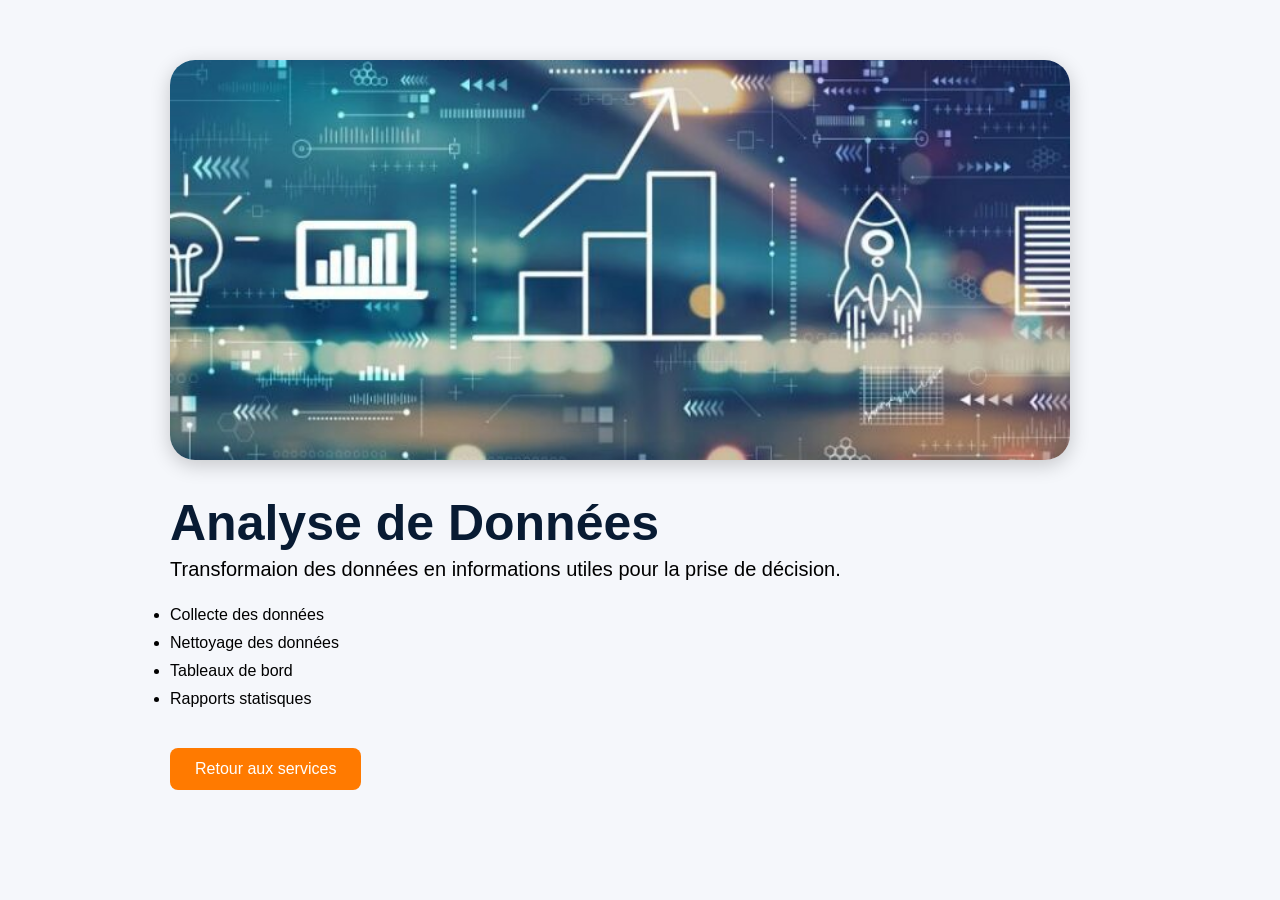
<file: analysedata.html>
<!doctype html>
<html lang="en">
  <head>
    <meta charset="UTF-8" />
    <meta name="viewport" content="width=device-width, initial-scale=1.0" />
    <title>Analyse de donnés</title>
    <link rel="stylesheet" href="style.css" />
  </head>
  <body>
    <section class="page-service">
      <img
        src="analyse.jpg"
        alt="Analyse de données"
        class="service-image"
      />
      <h1>Analyse de Données</h1>
      <p>
        Transformaion des données en informations utiles pour la prise de
        décision.
      </p>
      <ul>
        <li>Collecte des données</li>
        <li>Nettoyage des données</li>
        <li>Tableaux de bord</li>
        <li>Rapports statisques</li>
      </ul>
      <a href="services.html" class="btn-retour">Retour aux services</a>
    </section>
  </body>
</html>
</file>
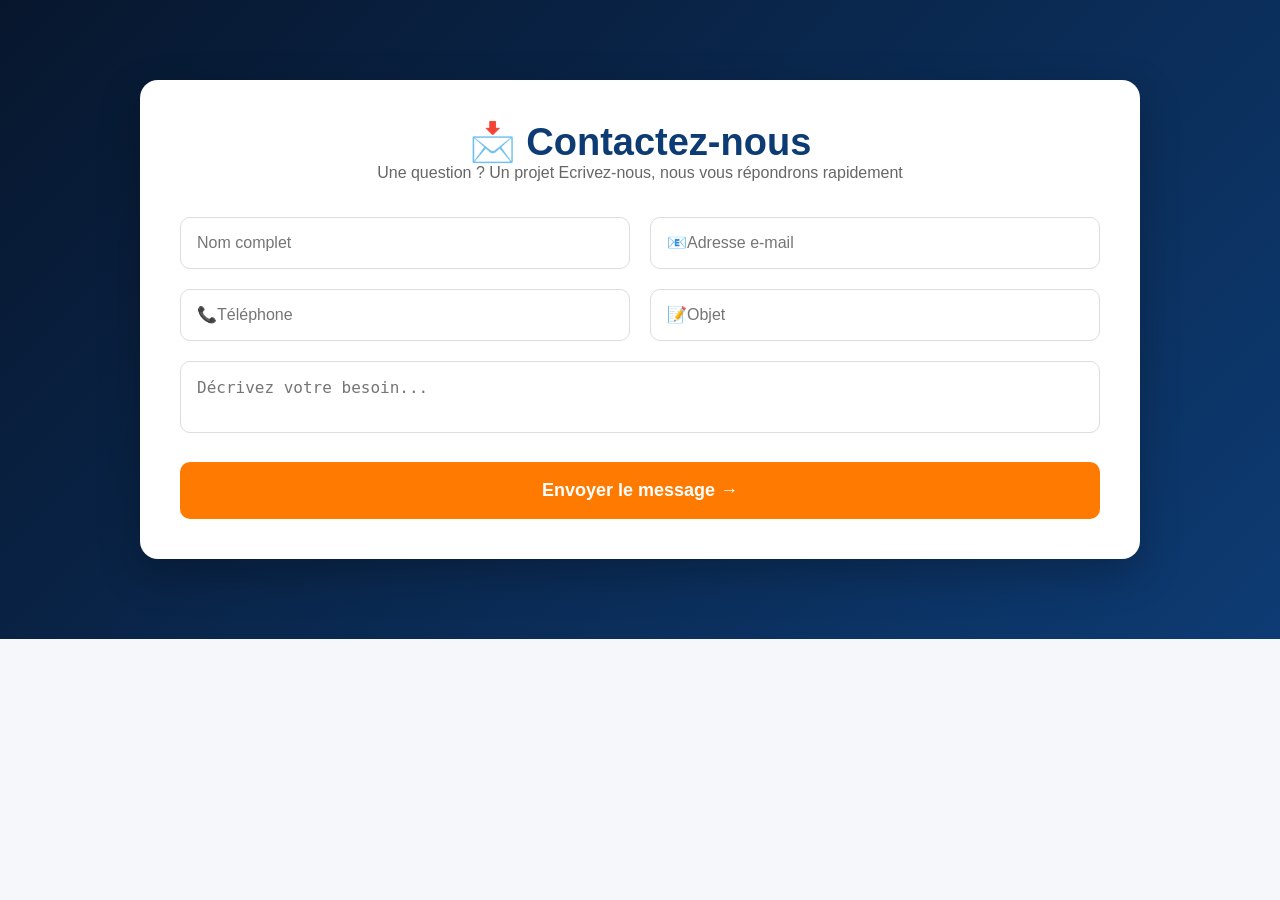
<file: contact.html>
<!doctype html>
<html lang="en">
  <head>
    <meta charset="UTF-8" />
    <meta name="viewport" content="width=device-width, initial-scale=1.0" />
    <title>Contact</title>
    <link rel="stylesheet" href="style.css" />
  </head>
  <body>
    <section class="contact">
      <div class="contact-box">
        <h2>📩 Contactez-nous</h2>
        <p>
          Une question ? Un projet Ecrivez-nous, nous vous répondrons rapidement
        </p>
        <form>
          <div class="row">
            <input type="text" placeholder="Nom complet" required />

            <input type="email" placeholder="📧Adresse e-mail" required />
          </div>

          <div class="row">
            <input type="tel" placeholder="📞Téléphone" />

            <input type="text" placeholder="📝Objet" />
          </div>

          <textarea placeholder="Décrivez votre besoin..." row="6."></textarea>

          <button type="submit">Envoyer le message →</button>
        </form>
      </div>
    </section>
  </body>
</html>
</file>
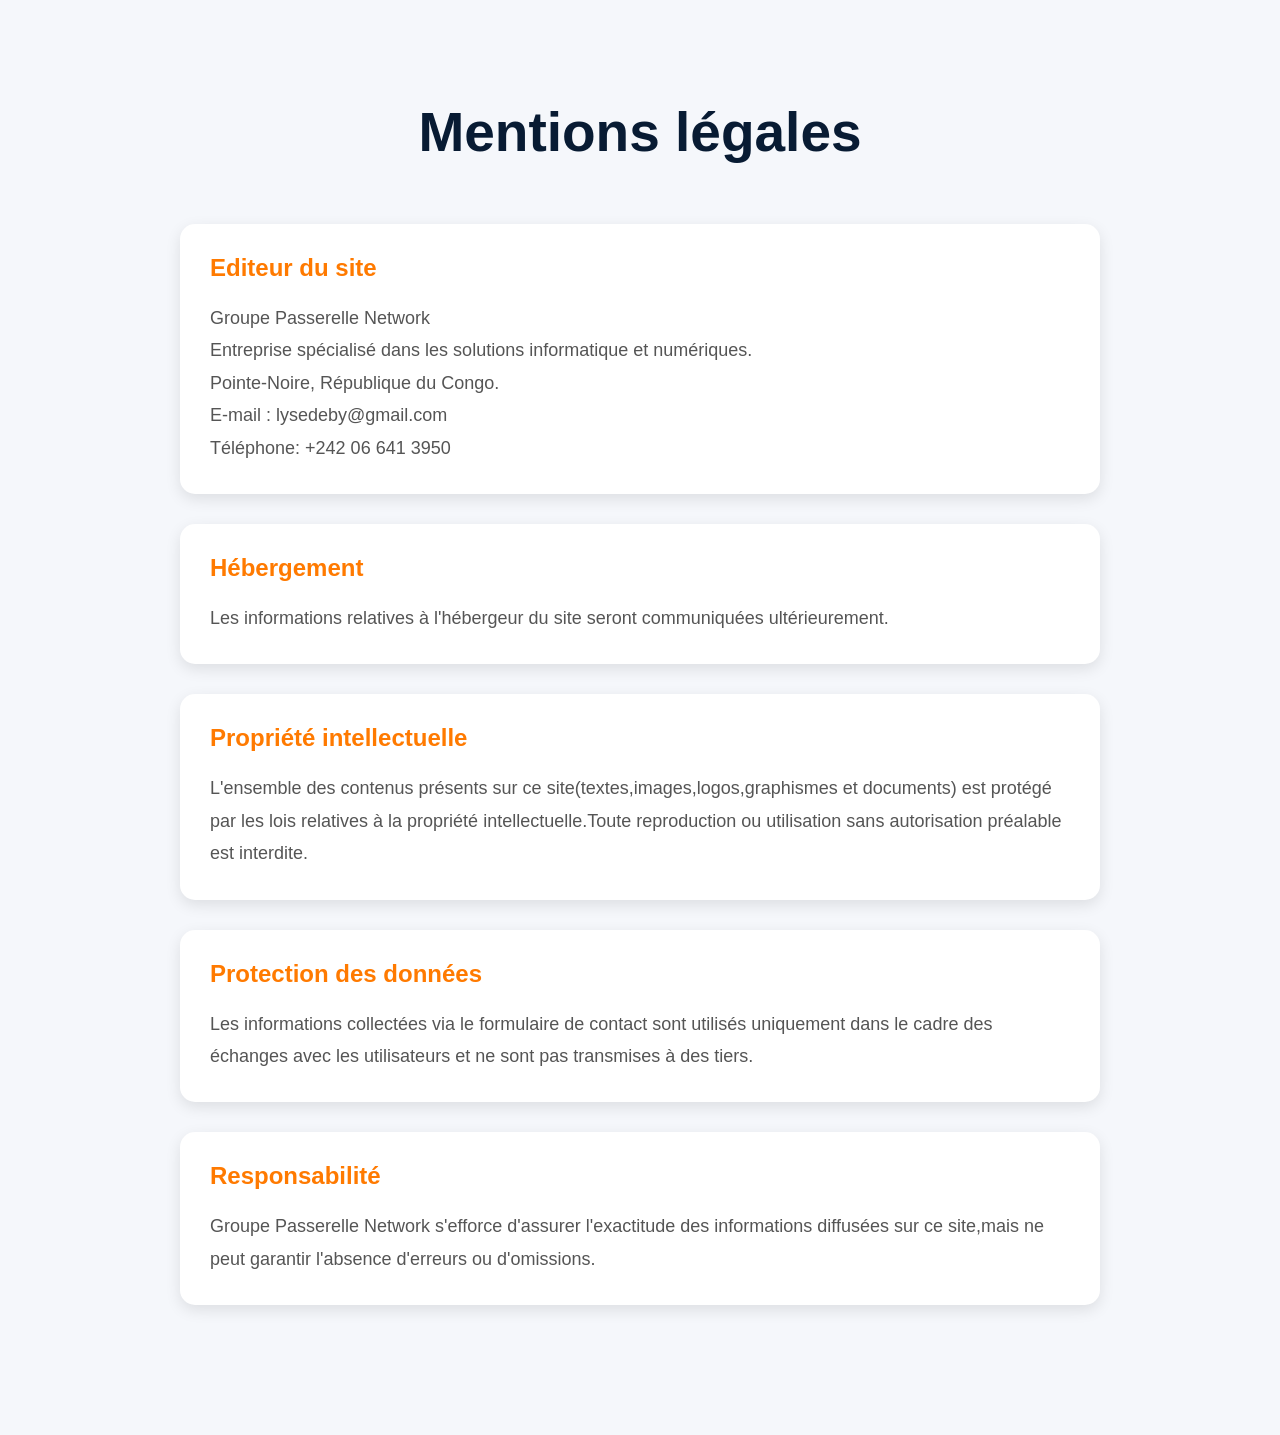
<file: mentions.html>
<!doctype html>
<html lang="en">
  <head>
    <meta charset="UTF-8" />
    <meta name="viewport" content="width=device-width, initial-scale=1.0" />
    <title>Mentions légales-Groupe Passerelle Network</title>
    <link rel="stylesheet" href="style.css" />
  </head>
  <body>
    <section class="mentions">
      <h1>Mentions légales</h1>
      <div class="bloc-mention">
        <h2>Editeur du site</h2>
        <p>
          Groupe Passerelle Network<br />
          Entreprise spécialisé dans les solutions informatique et
          numériques.<br />
          Pointe-Noire, République du Congo.<br />
          E-mail : lysedeby@gmail.com<br />
          Téléphone: +242 06 641 3950
        </p>
      </div>

      <div class="bloc-mention">
        <h2>Hébergement</h2>

        <p>
          Les informations relatives à l'hébergeur du site seront communiquées
          ultérieurement.
        </p>
      </div>

      <div class="bloc-mention">
        <h2>Propriété intellectuelle</h2>
        <p>
          L'ensemble des contenus présents sur ce
          site(textes,images,logos,graphismes et documents) est protégé par les
          lois relatives à la propriété intellectuelle.Toute reproduction ou
          utilisation sans autorisation préalable est interdite.
        </p>
      </div>

      <div class="bloc-mention">
        <h2>Protection des données</h2>

        <p>
          Les informations collectées via le formulaire de contact sont utilisés
          uniquement dans le cadre des échanges avec les utilisateurs et ne sont
          pas transmises à des tiers.
        </p>
      </div>

      <div class="bloc-mention">
        <h2>Responsabilité</h2>
        <p>
          Groupe Passerelle Network s'efforce d'assurer l'exactitude des
          informations diffusées sur ce site,mais ne peut garantir l'absence
          d'erreurs ou d'omissions.
        </p>
      </div>
    </section>
  </body>
</html>
</file>
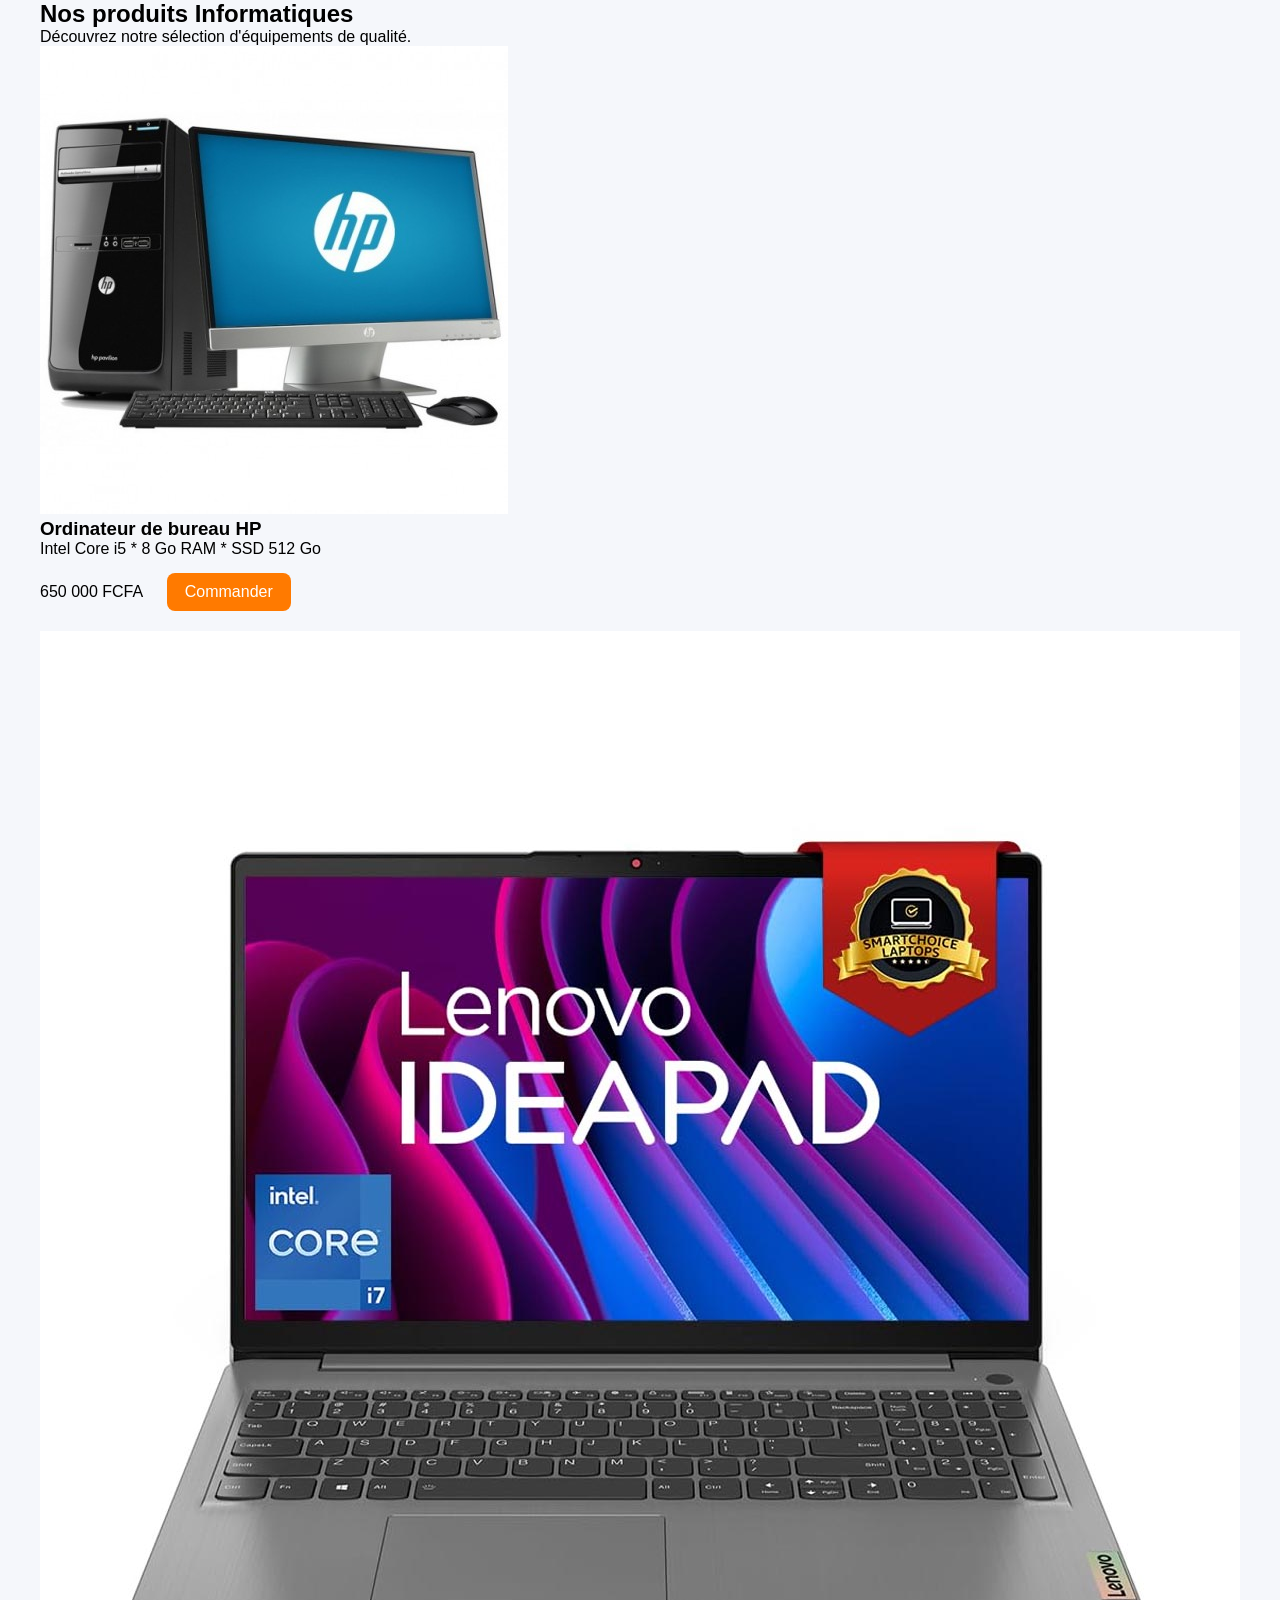
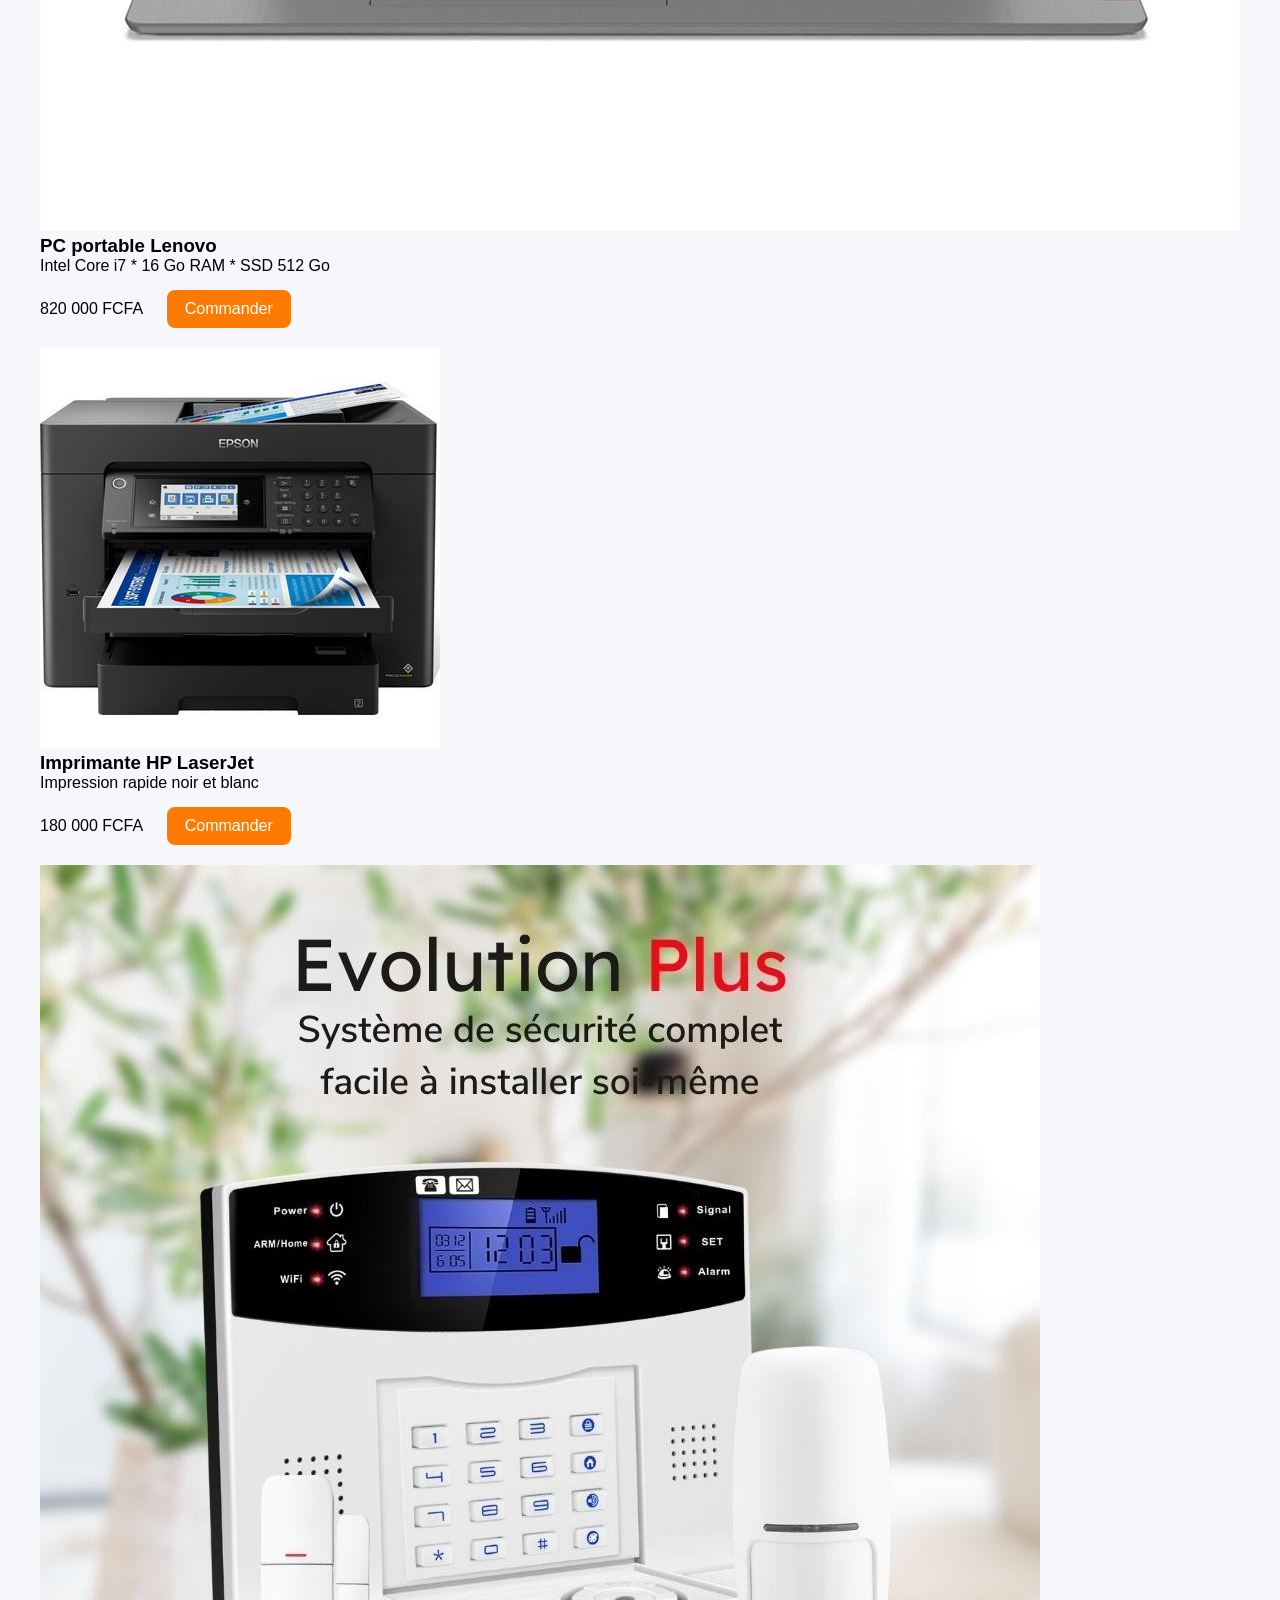
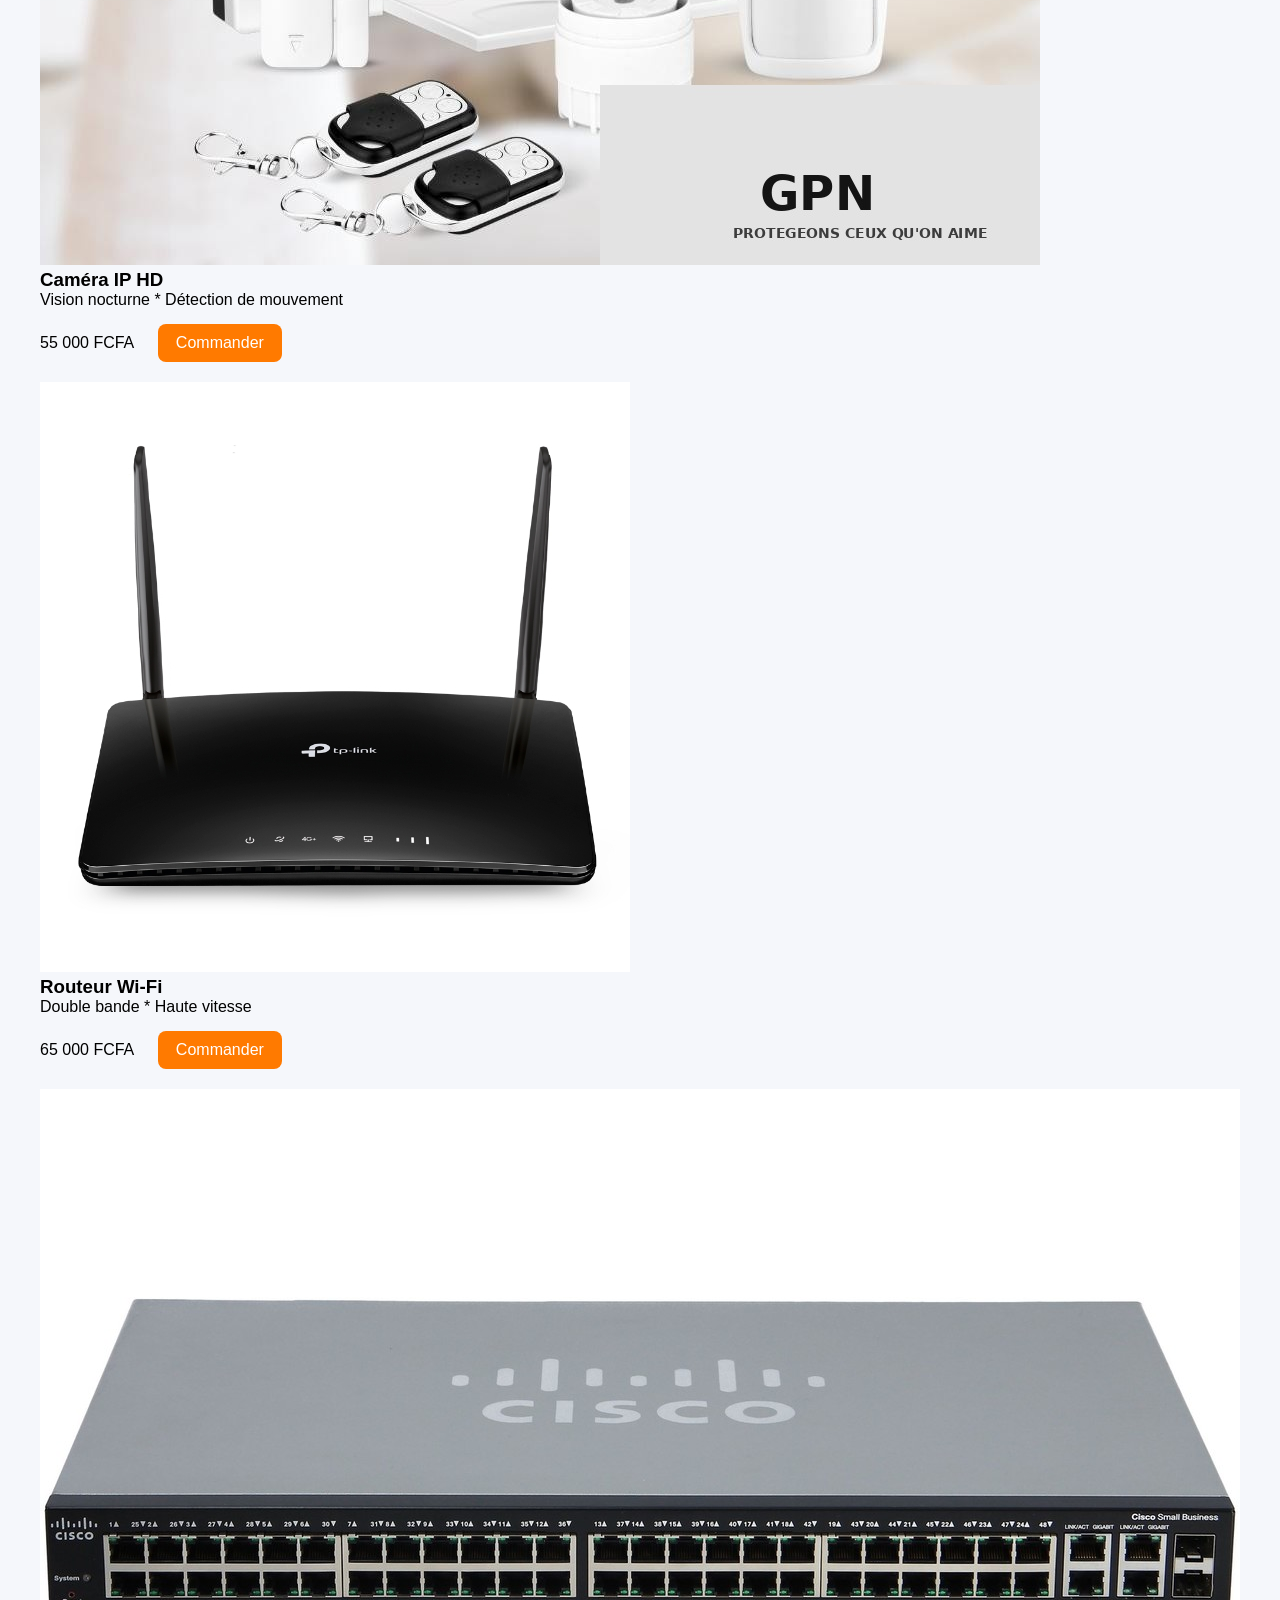
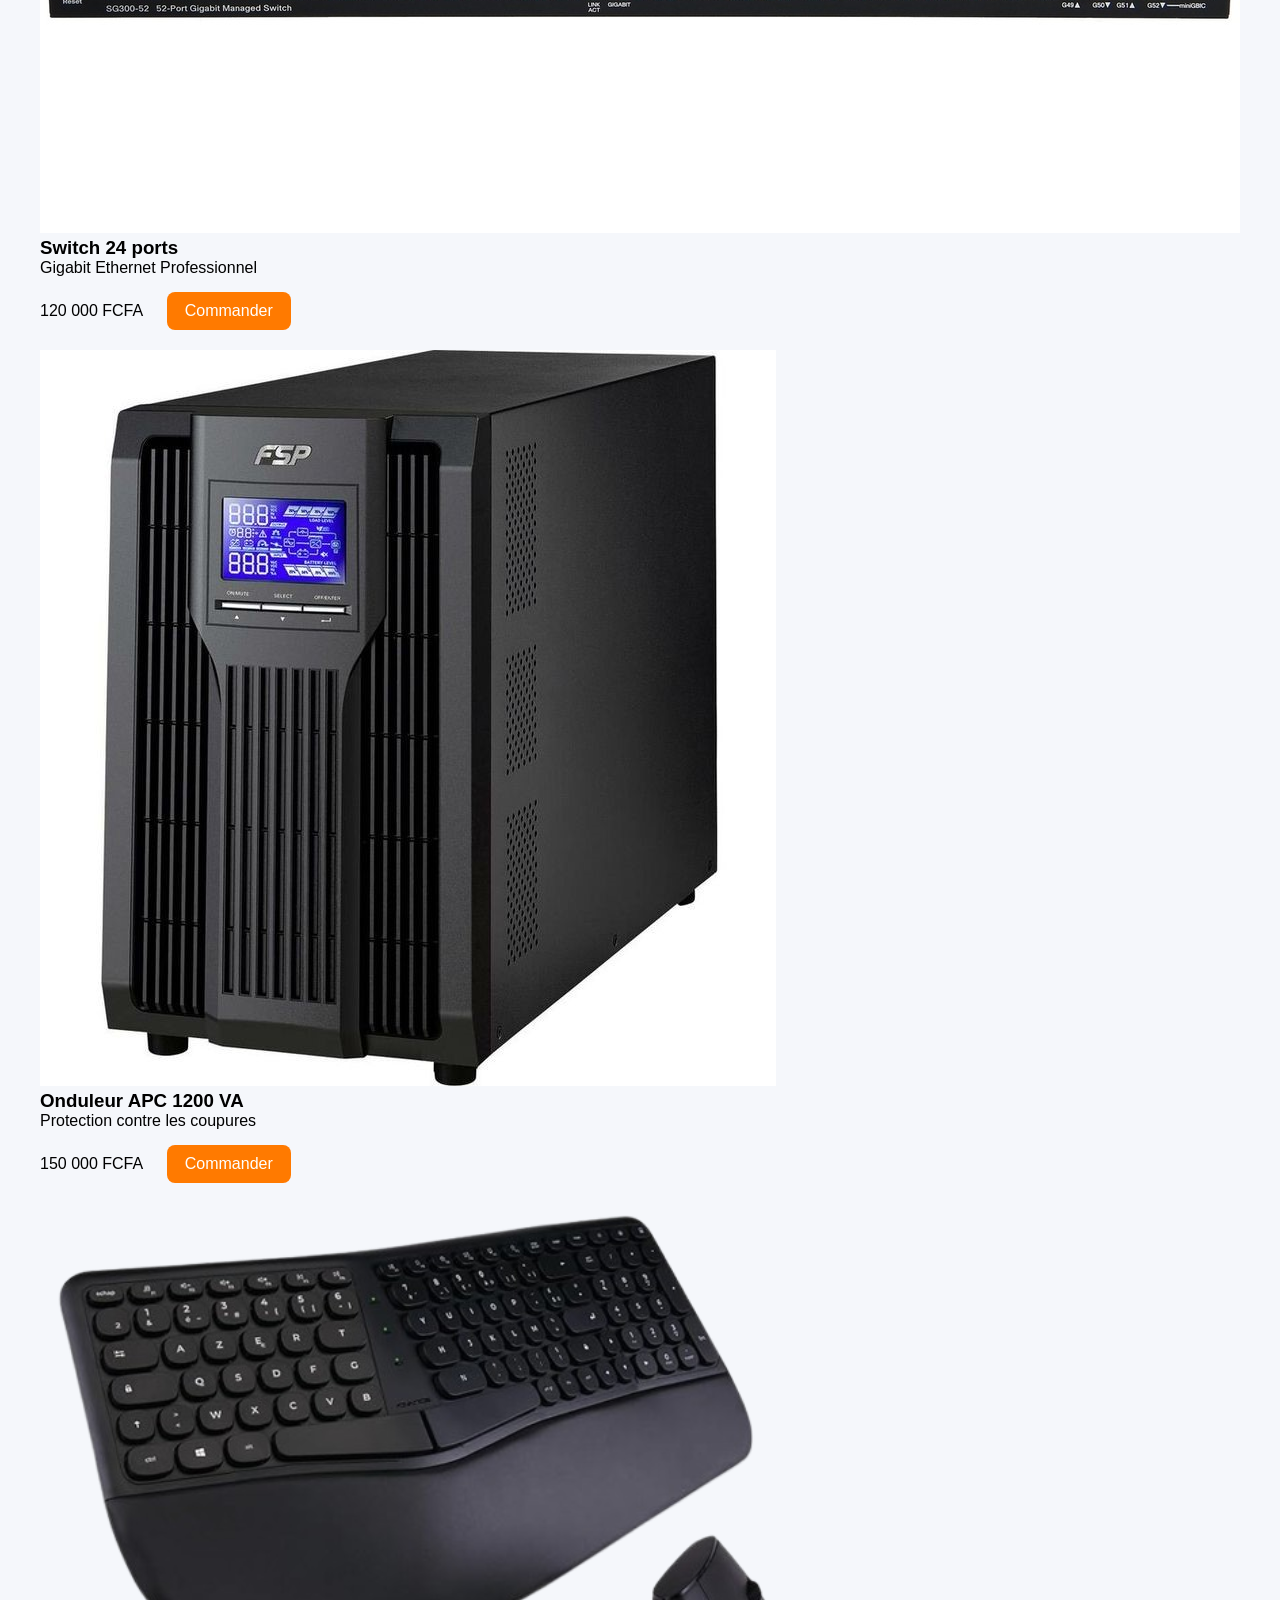
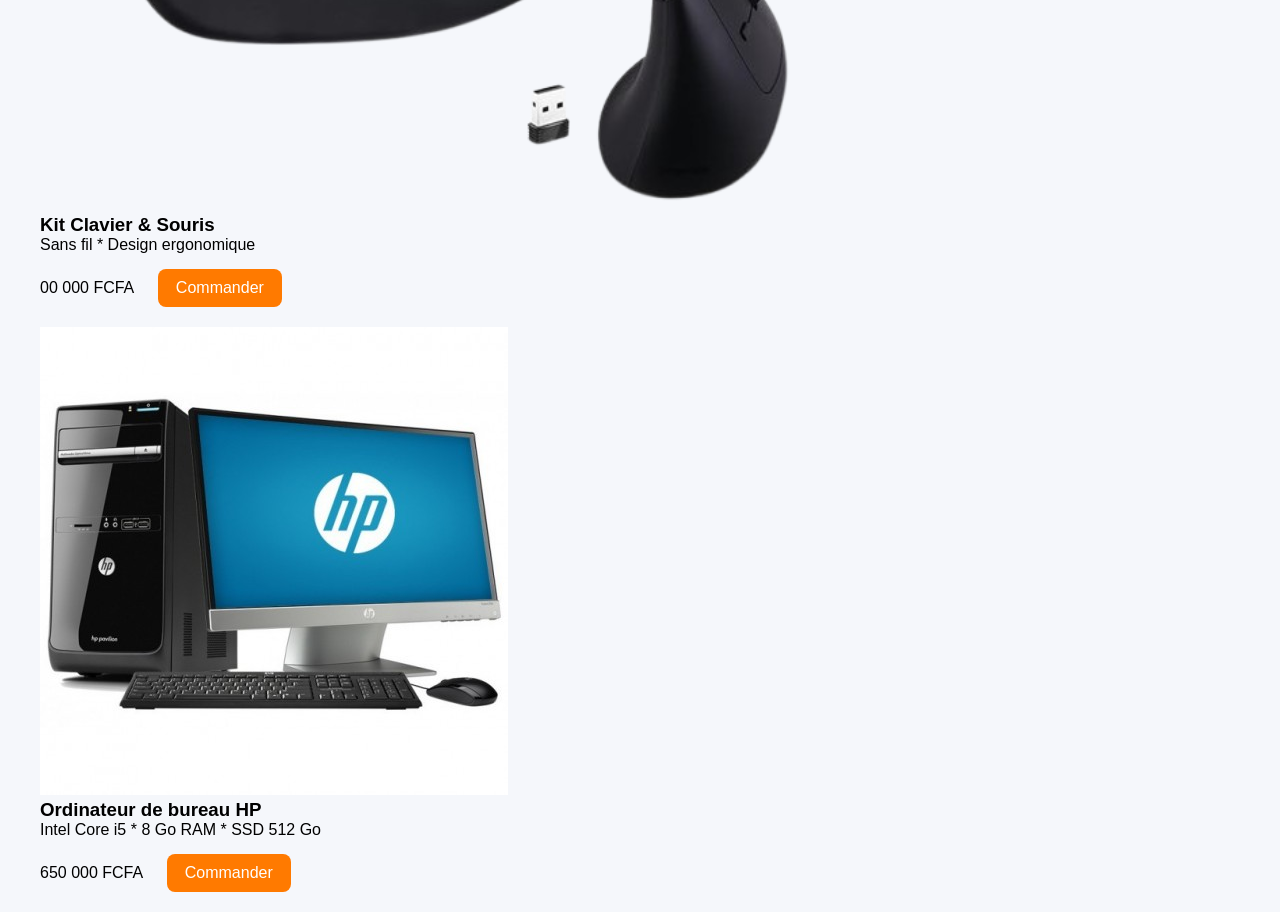
<file: produits.html>
<!doctype html>
<html lang="en">
  <head>
    <meta charset="UTF-8" />
    <meta name="viewport" content="width=device-width, initial-scale=1.0" />
    <title>Nos Produits</title>
    <link rel="stylesheet" href="style.css" />
  </head>
  <body>
    <section class="produits">
      <div class="container">
        <h1>Nos produits Informatiques</h1>
        <p>Découvrez notre sélection d'équipements de qualité.</p>
        <div class="produits-grid">
          <div class="produits-card">
            <img src="pc1.jpg" alt="Ordinateur" />
            <h3>Ordinateur de bureau HP</h3>
            <p>Intel Core i5 * 8 Go RAM * SSD 512 Go</p>
            <span class="prix">650 000 FCFA</span>
            <a href="contact.html" class="btn">Commander</a>
          </div>

          <div class="produits-card">
            <img src="laptop.jpg" alt="PC portable" />
            <h3>PC portable Lenovo</h3>
            <p>Intel Core i7 * 16 Go RAM * SSD 512 Go</p>
            <span class="prix">820 000 FCFA</span>
            <a href="contact.html" class="btn">Commander</a>
          </div>

          <div class="produits-card">
            <img src="imprimante.jpg" alt="Ordinateur" />
            <h3>Imprimante HP LaserJet</h3>
            <p>Impression rapide noir et blanc</p>
            <span class="prix">180 000 FCFA</span>
            <a href="contact.html" class="btn">Commander</a>
          </div>

          <div class="produits-card">
            <img src="camera.jpg" alt="Ordinateur" />
            <h3>Caméra IP HD</h3>
            <p>Vision nocturne * Détection de mouvement</p>
            <span class="prix">55 000 FCFA</span>
            <a href="contact.html" class="btn">Commander</a>
          </div>

          <div class="produits-card">
            <img src="routeur.jpg" alt="Ordinateur" />
            <h3>Routeur Wi-Fi</h3>
            <p>Double bande * Haute vitesse</p>
            <span class="prix">65 000 FCFA</span>
            <a href="contact.html" class="btn">Commander</a>
          </div>

          <div class="produits-card">
            <img src="switch.jpg" alt="Ordinateur" />
            <h3>Switch 24 ports</h3>
            <p>Gigabit Ethernet Professionnel</p>
            <span class="prix">120 000 FCFA</span>
            <a href="contact.html" class="btn">Commander</a>
          </div>

          <div class="produits-card">
            <img src="onduleur.jpg" alt="Ordinateur" />
            <h3>Onduleur APC 1200 VA</h3>
            <p>Protection contre les coupures</p>
            <span class="prix">150 000 FCFA</span>
            <a href="contact.html" class="btn">Commander</a>
          </div>

          <div class="produits-card">
            <img src="clavier.jpg" alt="Ordinateur" />
            <h3>Kit Clavier & Souris</h3>
            <p>Sans fil * Design ergonomique</p>
            <span class="prix">00 000 FCFA</span>
            <a href="contact.html" class="btn">Commander</a>
          </div>

          <div class="produits-card">
            <img src="pc1.jpg" alt="Ordinateur" />
            <h3>Ordinateur de bureau HP</h3>
            <p>Intel Core i5 * 8 Go RAM * SSD 512 Go</p>
            <span class="prix">650 000 FCFA</span>
            <a href="contact.html" class="btn">Commander</a>
          </div>
        </div>
      </div>
    </section>
  </body>
</html>
</file>
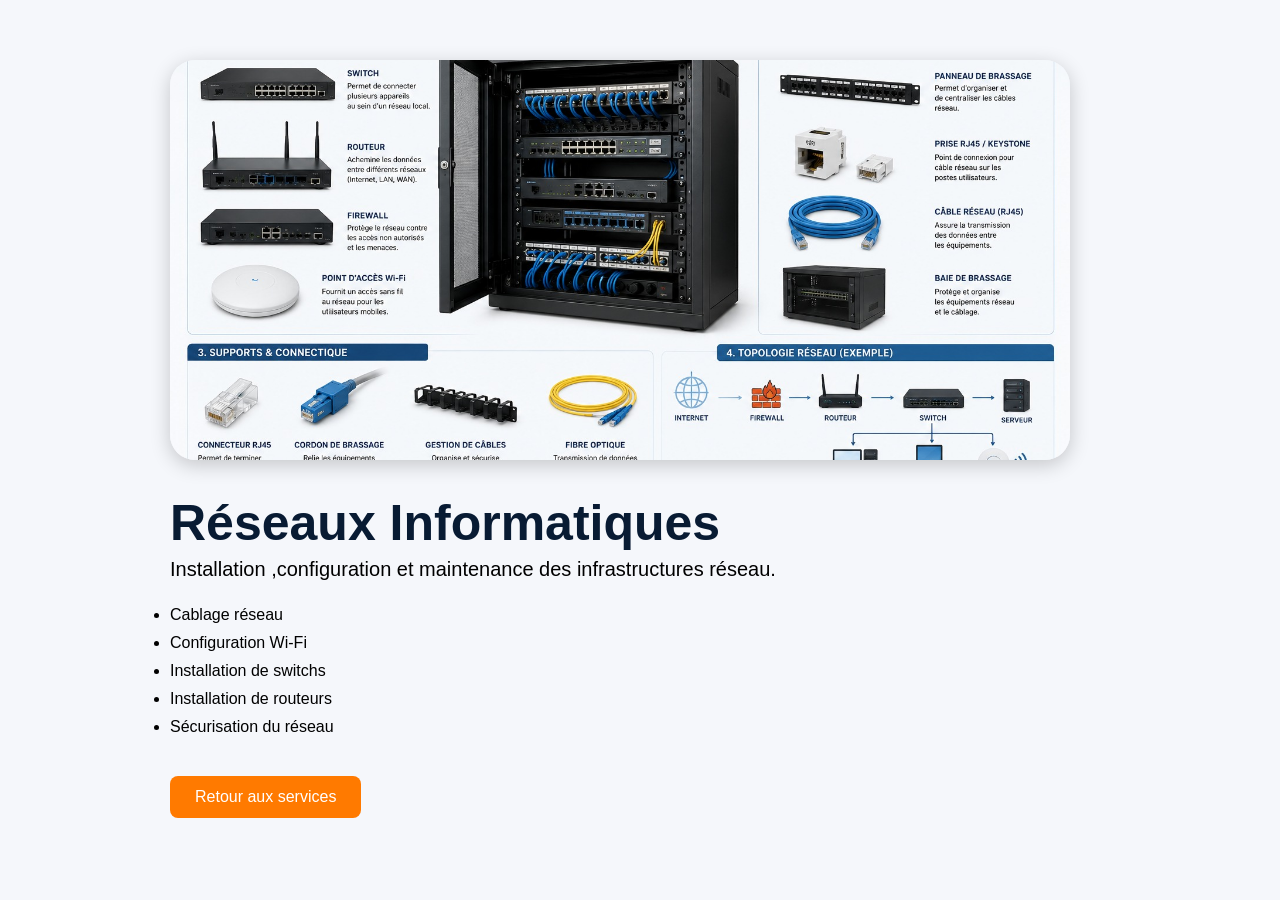
<file: reseau.html>
<!doctype html>
<html lang="en">
  <head>
    <meta charset="UTF-8" />
    <meta name="viewport" content="width=device-width, initial-scale=1.0" />
    <title>Réseau</title>
    <link rel="stylesheet" href="style.css" />
  </head>
  <body>
    <section class="page-service">
      <img
        src="reseau.jpg"
        alt="Réseau informatique"
        class="service-image"
      />
      <h1>Réseaux Informatiques</h1>
      <p>
        Installation ,configuration et maintenance des infrastructures réseau.
      </p>
      <ul>
        <li>Cablage réseau</li>
        <li>Configuration Wi-Fi</li>
        <li>Installation de switchs</li>
        <li>Installation de routeurs</li>
        <li>Sécurisation du réseau</li>
      </ul>
      <a href="services.html" class="btn-retour">Retour aux services</a>
    </section>
  </body>
</html>
</file>
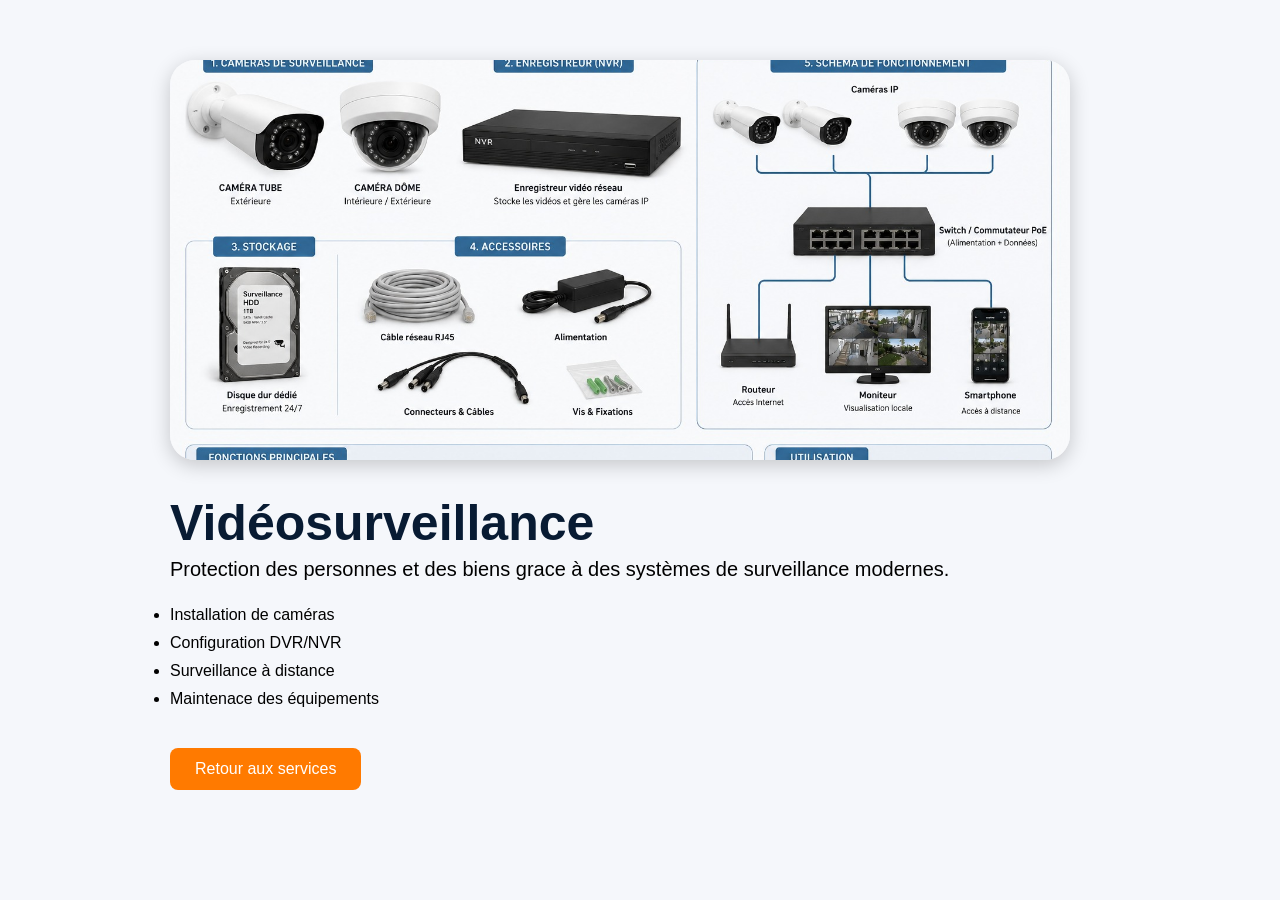
<file: videosurveillance.html>
<!doctype html>
<html lang="en">
  <head>
    <meta charset="UTF-8" />
    <meta name="viewport" content="width=device-width, initial-scale=1.0" />
    <title>Vidéo-surveillance</title>
    <link rel="stylesheet" href="style.css" />
  </head>
  <body>
    <section class="page-service">
      <img
        src="video.jpg"
        alt="video-surveillance"
        class="service-image"
      />
      <h1>Vidéosurveillance</h1>
      <p>
        Protection des personnes et des biens grace à des systèmes de
        surveillance modernes.
      </p>
      <ul>
        <li>Installation de caméras</li>
        <li>Configuration DVR/NVR</li>
        <li>Surveillance à distance</li>
        <li>Maintenace des équipements</li>
      </ul>
      <a href="services.html" class="btn-retour">Retour aux services</a>
    </section>
  </body>
</html>
</file>
<file: style.css>
*{
    margin: 0;
    padding: 0;
    box-sizing: border-box;
}

body{
    font-family: Arial,sans-serif;
    margin: 0;
    min-height: 100vh;
     background-image:
    url("images/1780316644581.png");
    background-size: cover;
    background-position: center;
    background-repeat: no-repeat;
    background-attachment:fixed ;
    background: #f5f7fb;
   
}

header{
    background: #081b33;
    display: flex;
    justify-content: space-between;
    align-items: center;
    padding: 15px 40px ;
    border-bottom: 2px solid #ff7a00;
    
}
.logo-container{
    display: flex;
    align-items: center;
    gap: 15px;
}
.logo-container img{
    width: 90px;
    height: auto;
    
}

.logo-container h2{
    font-size: 28px;
    color:white;
    margin: 0;
}
.logo-container p{
    color: #d1d5db;
    margin-top: 5px;
    font-size: 14px;
}


.navbar{
    display: flex;
    gap: 30px;
}

.navbar a{
    text-decoration: none;
    color:white;
    font-weight: bold;
    font-size: 16px;
    transition: 0.3s;
}
.navbar a:hover{
    color: #ff7a00;
}
.navbar .active{
    color: #ff7a00;
    border-bottom: 3px solid #ff7a00;
    padding-bottom: 5px;
}
.btn-contact{
    background: #ff7a00;
    color: white;
    text-decoration: none;
    padding: 12px 25px;
    border-radius: 30px;
    font-weight: bold;
    transition: 0.3s;
}
.btn-contact:hover{
    background: #ff9500;
}

.hero{
    min-height: 700px;
     background: linear-gradient(
    rgba(8,27,51,0.85) 0%,
    rgba(8,27,51,0.65) 40%,
    rgba(255,255,255,0.05) 100%
    ),
    url("../images/1780316644581.png");
    background-size: cover;
    background-position: center;
    display: flex
    align-items center;
    justify-content: flex-start;
    padding: 0px 80px;
    text-align: left;
    
}
.hero-content{
    max-width: 700px;
    padding-top: 60px;
}
.badge{
    color: #1e90ff;
    border: 2px solid #1e90ff;
    padding: 10px 20px;
    top: 20px;
    border-radius: 10px;
    display: inline-block;
    margin-bottom: 25px;
}

.hero h1{
    color: white;
    font-size: 72px;
    font-weight: 800;
    line-height: 0.95;
    text-shadow: 0 4px 15px
    rgba(0,0,0,0.5);
    margin-bottom: 20px;
}
.hero h1 span{
    color: #ff7a00;
}
.hero p{
    color: #e5e7eb;
    font-size: 22px;
    line-height: 1.6;
    display: flex;
    gap: 20px;
    margin-bottom:30px ;
    max-width: 600px;
}
.hero-btns{
    display: flex;
    gap: 20px;
    margin-top: 20px;
}
.btn-orange{
    background: #ff7a00;
    color: white;
    text-decoration: none;
    padding: 15px 30px;
    border-radius: 8px;
    margin-top: 40px

}
.btn-transparent{
    border: 2px solid white;
    color: white;
    text-decoration: none;
    padding: 15px 30px;
    border-radius: 8px;
    margin-top: 40px;
}

.services{
    background: #071b3b;
    padding: 90px 8%;
}
.container{
    margin: auto;
    max-width:1200px;
}
.section-tag{
    color: #ff8c00;
    font-weight: bold;
    text-transform: uppercase;
    display: block;
    text-align: center;
    margin-bottom: 10px;
}
.services h2{
    color:#fff;
    text-align: center;
    font-size:42px;
    margin-bottom:15px ;
}
.section-text{
    color:#d6d6d6;
    text-align: center;
    max-width: 700px;
    margin: 0 auto 50px; 

}
.services-grid{
    display: grid;
    grid-template-columns: repeat(4,1fr);
    gap: 30px;
}

.card{
    background:#fff;
    border-radius: 18px;
    overflow: hidden;
    box-shadow: 0 10px 25px rgba(0,0,0,.2); 
    transition: .4s;
}

.card:hover{
    transform: translateY(-12px);
    box-shadow:0 20px 40px rgba(0,0,0,.35);
}

.card img{
    width: 100%;
    height: 200px;
    object-fit: cover;
    display: block;
}
.content{
    padding: 25px;

}
.content h3{
    color: #0b2345;
    margin-bottom: 12px;
    font-size:22px;
}
.content p{
    color: #666;
    margin-bottom: 20px;
    line-height: 1.6;
}

@media (max-width:992px){
    .service-grid{
        grid-template-columns:repeat(2,1fr) ;
    }
}
@media(max-width:600px){
    .services-grid{
        grid-template-columns:1fr;
    }
}
.btn-card{
    display: inline-block;
    padding: 12px 25px;
    background: #ff7a00;
    color: #fff;
    text-decoration: none;
    border-radius: 8px;
    transition: .3s;
}
.btn-card:hover{
    background: #e56800;
}
.btn-service{
    display: inline-block;
    margin-top: 15px;
    padding: 10px 22px;
    background: #ff7a1a;
    color: #fff;
    text-decoration: none;
    border-radius: 30px;
    font-weight: 600;
    transition: 0.3s ease;
}
.btn-service:hover{
    background: #071b3b;
    transform: translateY(-3px);
    box-shadow:0 8px 20px rgba(0,0,0,0 .25) ;
}
.btn-service::after{
    margin-left: 8px;
    transition: 0.3s;
}
.btn-service:hover::after{
    margin-left: 15px;
}
.apropos{
    padding: 100px;
    background: #f5f7fb;
}
.contenu-apropos{
    display: flex;
    justify-content: space-between;
    align-items: center;
    gap: 60px;
}
.texte{
    flex: 1;
}
.texte h4{
    color: #2563eb;
    font-size: 55px;
    margin-bottom: 15px;
}
.texte h1{
    color: #081b33;
    font-size: 55px;
    margin-bottom: 25px;
}
.texte p{
    color: #555;
    line-height: 1.8;
    font-size: 18px;
}
.valeurs{
    display: flex;
    gap: 25px;
    margin-top: 40px;
}
.bloc{
    background: white;
    padding: 25px;
    border-radius: 15px;
    box-shadow: 0 5px 15px rgba(0,0,0,0.1);
}
.bloc h3{
    color: #081b33;
    margin-bottom: 15px;
}
.image{
    flex:1;
}
.image img{
    width:100%;
    border-radius: 20px;
    box-shadow: 0 10px 30px rgba(0,0,0,0 .15);
}
.mentions{
    max-width: 1000px;
    margin: auto;
    padding: 100px 40px;
}
.mentions h1{
    color:#081b33;
    font-size: 55px;
    text-align: center;
    margin-bottom: 60px;
}
.bloc-mention{
    background: white;
    padding: 30px;
    margin-bottom: 30px;
    border-radius: 15px;
    box-shadow:0 5px 15px rgba(0,0,0,.1) ;
}
.bloc-mention h2{
    color:#ff7a00;
    margin-bottom: 20px;
}
.bloc-mention p{
    color:#555;
    line-height: 1.8;
    font-size:18px ;
}
.contact{
    padding: 80px 20px;
    background: linear-gradient(135deg,#07162d,#0d3b73);
}
.contact-box{
    max-width:1000px;
    margin:auto;
    background:#fff;
    padding:40px;
    border-radius:18px;
    box-shadow:0 15px 40px rgba(0,0,0,.25);
}

.contact-box h2{
    text-align: center;
    font-size: 38px;
    color: #0d3b73;
}
.contact-box p{
    text-align: center;
    color:#666;
    margin-bottom:35px;
}
.row{
    display: flex;
    gap:20px;
    margin-bottom:20px;
}
.row input{
    flex:1;
}
 input,
 textarea{
    width: 100%;
    padding: 16px;
    border: 1px solid #ddd;
    border-radius: 10px;
    font-size: 16px;
    outline:none;
    transition:.3s;
}
input:focus
textarea:focus{
    border-color:#ff7a00;
    box-shadow:0 0 10p rgba(255,122,0,.3);
}
textarea{
    resize:none;
    margin-bottom:25px;
}
button{
    width:100%;
    padding:18px;
    background:#ff7a00;
    color:#fff;
    border:none;
    border-radius:10px;
    font-size:18px;
    font-weight:bold;
    cursor:pointer;
    transition:.3s;
}
button:hover{
    background:#e56700;
    transform:translateY(-3px);
    
}
.catalogue{
    background: linear-gradient(135deg,#07162d,#0d3b73);
    padding:80px 20px;
}
.catalogue .container{
    max-width:1200px;
    margin:auto;
}
.catalogue h2{
    color:#fff;
    text-align: center;
    font-size:42px;
}
.catalogue p{
    color:#ddd;
    text-align: center;
    margin-bottom: 50px;
}
.catalogue-grid{
    display:grid;
    grid-template-columns: repeat(auto-fit,minmax(300px,1fr));
    gap:30px;
}
.produit{
    background: #fff;
    border-radius: 15px;
    overflow: hidden;
    box-shadow: 0 15px 30px rgba(0,0,0,.2);
}
.produit:hover{
    transform: translateY(-10px);
}
.produit img{
    width:100%;
    height:220px;
    object-fit: cover;
}
.produit h3{
    color:#0d3b73;
    margin:20px;
}
.produit p{
    color:#666;
    text-align: left;
    margin: 0 20px 20px;
}
.btn{
    display:inline-block;
    margin:0 20px 20px;
    padding:12px 20px;
    background: #ff7a00;
    color:#fff;
    text-decoration: none;
    border-radius: 8px;
    transition: .3s;
}
.btn:hover{
    background: #e56700;
}
.slider{
    width: 450px;
    height: 450px;
    position: relative;
    overflow: hidden;
}
.slide{
    display: none;
    width: 100%;
    height: 260px;
    object-fit: cover;
    border-radius: 15px;
}
.slide.active{
    display: block;
}
.prev,
.next{
    position: absolute;
    top: 50%;
    transform: translateY(-50%);
    background: rgba(0,0,0,.6);
    border: none;
    width: 45px;
    height: 45px;
    border-radius: 50%;
    cursor: pointer;
    font-size: 24px;
    z-index: 10;
    color: white;
}
.prev{
    left: 10px;
}
.next{
    right: 10px;
}
.content{
    padding:20px;
}
.btn{
   display:inline-block;
    margin-top:15px;
    padding:10px 18px;
    background: #ff7a00;
    color:white;
    text-decoration: none;
    border-radius: 8px; 
}
.hero-produits{
    background: linear-gradient(135deg,#07162d,#0d3b73);
    color: white;
    text-align: center;
    padding: 80px 20px;
}
.search-box{
    width: 70%;
    margin: 40px auto;
}
.search-box input{
    width: 100%;
    padding: 16px;
    border-radius: 30px;
    border: none;
    box-shadow: 0 5px 15px rgba(0,0,0,.2);
}
.categories{
    display: flex;
    justify-content: center;
    gap: 15px;
    flex-wrap: wrap;
    margin-bottom: 40px;
}
.categories button{
    padding: 10px 20px;
    border: none;
    border-radius: 25px;
    background: #ff7a00;
    color:white;
    cursor: pointer;
}
.products{
    display: grid;
    grid-template-columns: repeat(auto-fit,minmax(280px,1fr));
    gap: 30px;
    padding: 20px 8%;
}
.product-card{
    background: white;
    border-radius: 20px;
    overflow: hidden;
    box-shadow: 0 10px 25px rgba(0,0,0,.15);
    transition: .3s;
}
.product-card:hover{
    transform: translateY(-8px);
}
.product-card img{
    width: 100%;
    height: 220px;
    object-fit: cover;
}
.info{
    padding: 20px;
}
.badge{
    background: #ff7a00;
    color: white;
    pad: 6px 12px;
    border-radius: 20px;
    font-size: 13px;
}
.info h3{
    margin: 15px 0;
    color: #0d3b73;
}
.info h4{
    color: #ff7a00;
    font-size: 24px;
}
.info a{
    display: inline-block;
    margin-top: 15px;
    text-decoration: none;
    color: white;
    background: #0d3b73;
    padding: 10px 20px;
    border-radius: 8px;
}

.formation-grid{
    display: grid;
    grid-template-columns: repeat(3,1fr);
    gap:30px;
}
.formation-card{
    background: #fff;
    border-radius: 20px;
    overflow: hidden;
    box-shadow: 0 15px 30px rgba(0,0,0,.15);
    transition: .4s;
}
.formation-card:hover{
    transform: translateY(-10px);
}
.formation-card img{
    width: 100%;
    height: 220px;
    object-fit: cover;
}
.formation-card h3{
    padding: 0 20px;
    color: #071b33;
}
.formation-card p{
    padding: 0 20px;
    color:#555;
}
.formation-card a{
    display: inline-block;
    margin: 20px;
    background: #ff7a00;
    color: white;
    padding: 12px 20px;
    border-radius: 8px;
    text-decoration: none;
}
.avantages{
    margin-top: 60px;
    padding: 40px;
    background: #fff;
    border-radius: 15px;
    box-shadow: 0 8px 25px rgba(0,0,0,.08);
}
.avantages h2{
    text-align: center;
    color: #0b1f4d;
    margin-bottom: 35px;
}
.avantage{
    display: flex;
    align-items: flex-start;
    gap:15px;
    margin-bottom: 25px;
}
.avantage span{
    font-size: 30px;
}
.avantage h4{
    margin: 0;
    color: #0b1f4d;
}
.avantage p{
    margin-top: 5px;
    color: #666;
}
.cta{
    margin-top: 40px;
    text-align: center;
    padding-top: 30px;
    border-top: 1px solid #ddd;
}
.cta h3{
    color: #0b1f4d;
    margin-bottom: 10px;
}
.cta p{
    color: #666;
    margin-bottom: 25px;
}
.catalogue{
    padding: 70px 8%;
    background: #f5f7fb;
}
.catalogue h2{
    text-align: center;
    font-size: 36px;
    color: #0b1f4d;
}
.catalogue p{
    text-align: center;
    color: #666;
    margin-bottom: 40px;
}
.catalogue-grid{
    display: grid;
    grid-template-columns: repeat(auto-fit,minmax(280px,1fr));
    gap: 30px;
}
.produit{
    background: #fff;
    border-radius: 15px;
    overflow: hidden;
    box-shadow: 0 8px 20px rgba(0,0,0,.08);
    transition: .3s;
}
.produit:hover{
    transform: translateY(-8px);
}
.produit img{
    width: 100%;
    height: 220px;
    object-fit: cover;

}
.produit h3{
    color: #0b1f4d;
    margin: 20px;
}
.produit p{
    text-align: left;
    margin: 0 20px 20px;

.btn{
    display: inline-block;
    margin: 0 20px 20px;
    padding: 10px 18px;
    background: #ff9800;
    color: #fff;
    text-decoration: none;
    border-radius: 8px;
    font-weight: 600;
}
.btn:hover{
    background: #e68900;
}
}
footer{
    background: #0b1f4d;
    padding: 50px 10%;
    color:#fff;
}
.footer-container{
    display: grid;
    grid-template-columns: repeat(auto-fit,minmax(220px,1fr));
    gap: 40px;
}
.footer h3
.footer h4{
    margin-bottom: 15px;

}
.footer ul{
    list-style: none;
    padding: 0;
}
.footer ul li{
    margin: 10px;
}
.footer a{
    color: #fff;
    text-decoration: none;
    transition: .3s;
}
.footer a:hover{
    color: #ff9800;
}
.footer-bottom{
    margin-top: 30px;
    padding-top: 20px;
    border-top: 1px solid rgba(255,255,255,.2);
    text-align: center;
    font-size: 14px;
}


.socials a{
    color: white;
    font-size: 25px;
    margin: 10px;
}

.page-service{
    max-width: 1000px;
    margin: auto;
    padding:60px 30px ;
}
.page-service h1{
    color:#081b33 ;
    font-size: 50px;
}
.page-service p{
    font-size: 20px;
    line-height: 1.7;
}
.page-service ul{
    margin-top: 20px;
}
.page-service li{
    margin-bottom: 10px;
}
.btn-retour{
    display: inline-block;
    margin-top: 30px;
    padding: 12px 25px;
    background: #ff7a00;
    color: white;
    text-decoration: none;
    border-radius: 8px;
}

.page-service{
    max-width: 1000px;
    margin: auto;
    padding: 60px 30px;
}
.page-service h1{
    color: #081b33;
    font-size: 50px;
}
.page-service p{
    font-size: 20px;
    line-height: 1.7;
}
.page-service ul{
    margin-top: 20px;
}
.page-service li{
    margin-bottom: 10px;
}
.btn-retour{
    display: inline-block;
    margin-top: 30px;
    padding: 12px 25px;
    background: #ff7a00;
    color: white;
    text-decoration: none;
    border-radius: 8px;
}
.service-image {
    width: 100%;
    max-width: 900px;
    height: 400px;
    object-fit: cover;
    display: inline-block;
    margin: 0 auto 30px auto;
    border-radius: 25px;
    box-shadow: 0 5px 20px
    rgba(0,0,0,0.2);
}
@media(max-width:768px){
    .hero{
        font-size: 35px;
    }
}
</file>
